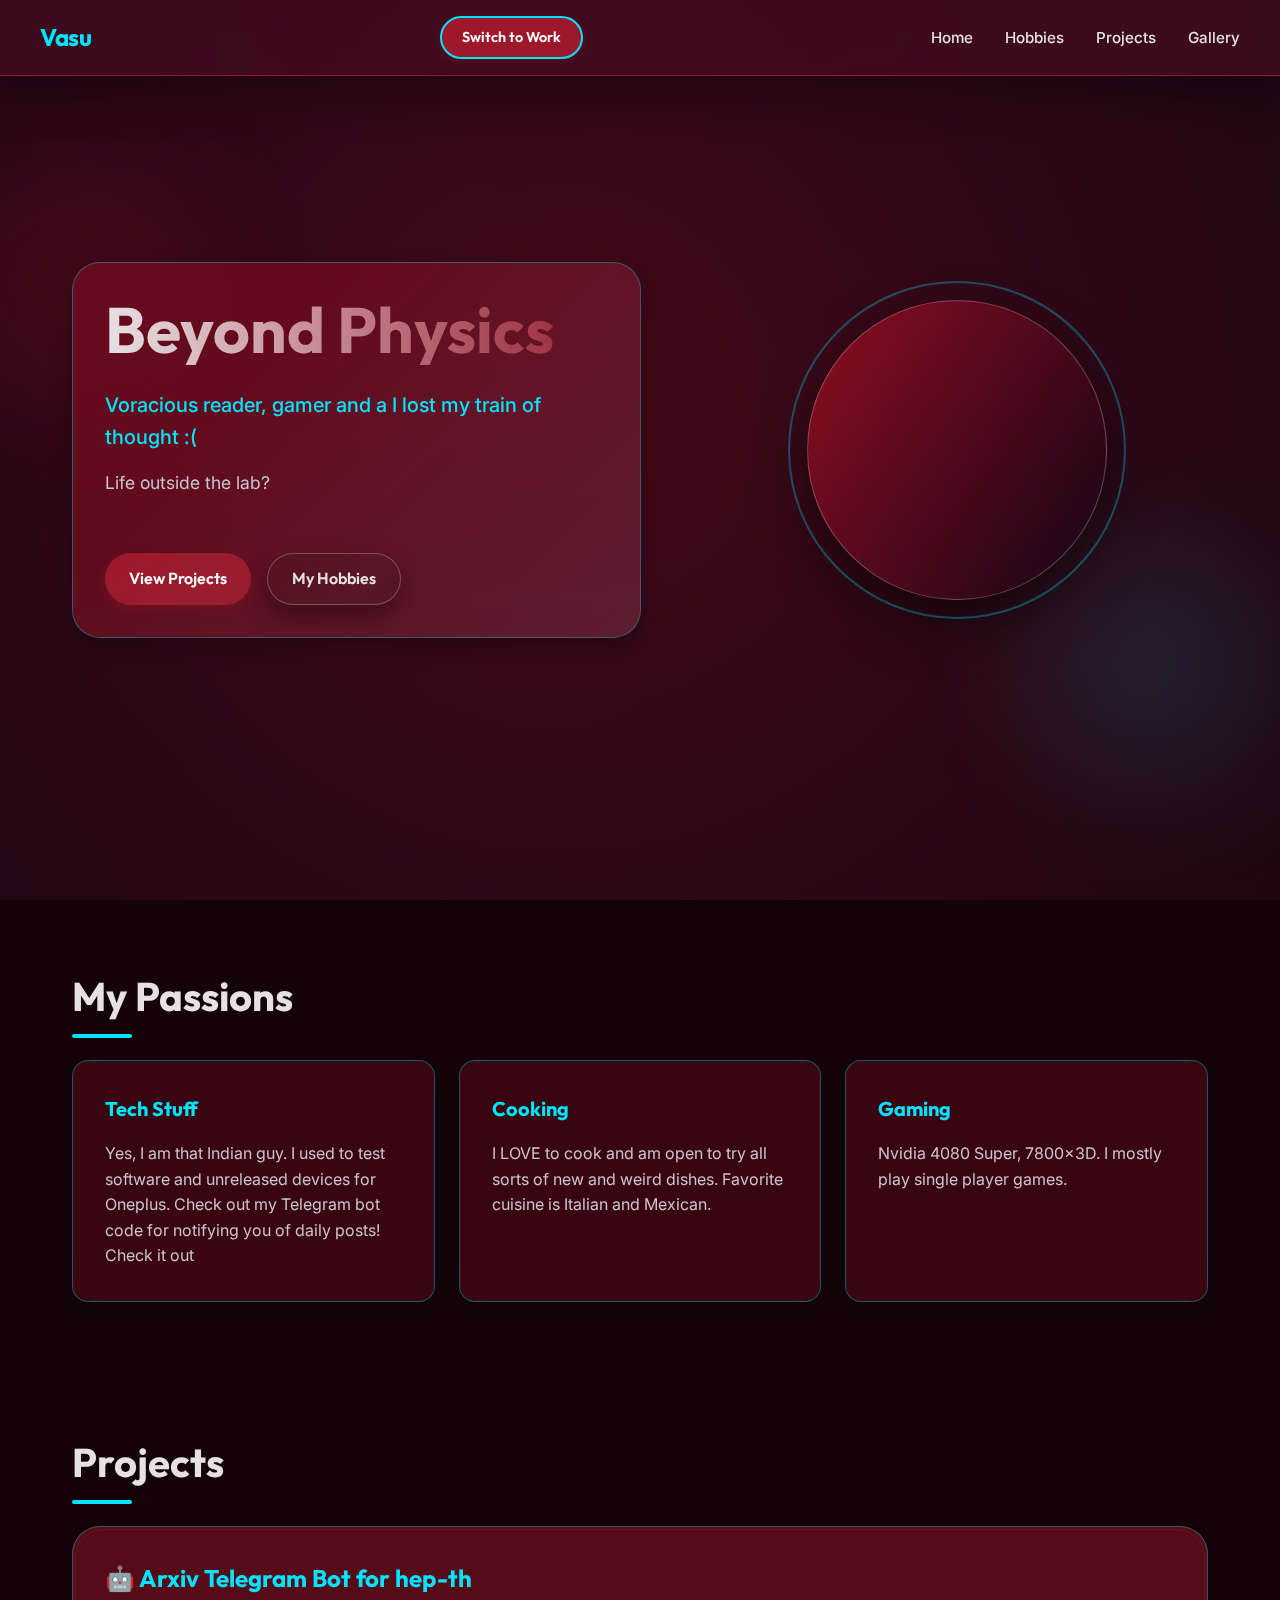
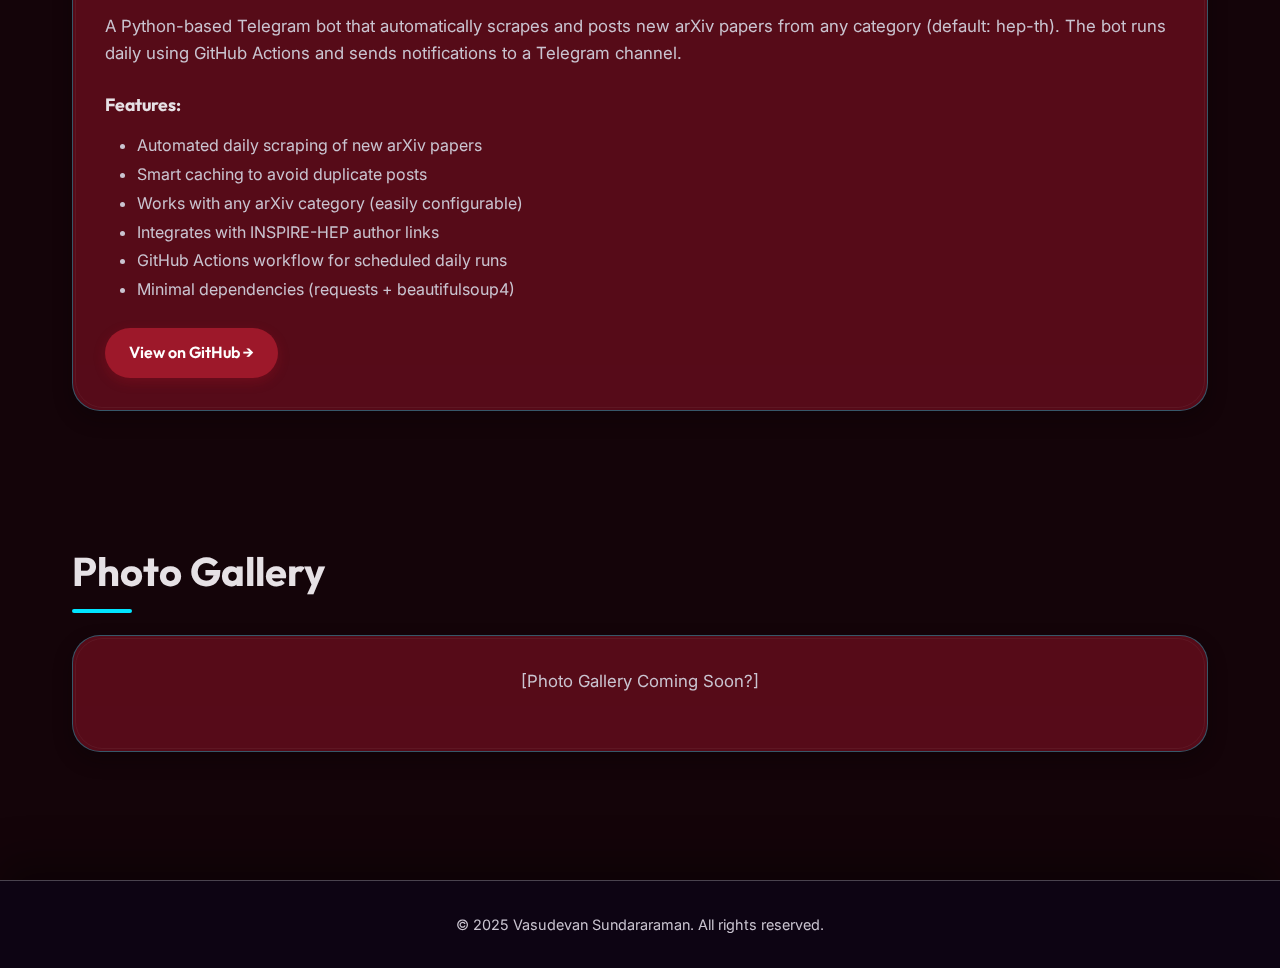
<file: personal.html>
<!DOCTYPE html>
<html lang="en">

<head>
    <meta charset="UTF-8">
    <meta name="viewport" content="width=device-width, initial-scale=1.0">
    <title>Vasu | Personal</title>
    <meta name="description" content="Personal interests and hobbies of Vasudevan Sundararaman.">
    <link rel="icon" type="image/jpeg" href="favicon.jpg">

    <!-- Google Fonts -->
    <link rel="preconnect" href="https://fonts.googleapis.com">
    <link rel="preconnect" href="https://fonts.gstatic.com" crossorigin>
    <link
        href="https://fonts.googleapis.com/css2?family=Inter:wght@300;400;500;600&family=Outfit:wght@400;500;700&display=swap"
        rel="stylesheet">

    <!-- Styles -->
    <link rel="stylesheet" href="styles.css">
</head>

<body class="theme-personal">
    <header class="site-header">
        <nav class="navbar">
            <a href="index.html" class="logo">Vasu</a>
            <a href="index.html" class="theme-toggle-btn">Switch to Work</a>
            <button class="mobile-menu-btn" aria-label="Toggle navigation">
                <span class="bar"></span>
                <span class="bar"></span>
                <span class="bar"></span>
            </button>
            <ul class="nav-links">
                <li><a href="#home">Home</a></li>
                <li><a href="#hobbies">Hobbies</a></li>
                <li><a href="#projects">Projects</a></li>
                <li><a href="#gallery">Gallery</a></li>
            </ul>
        </nav>
    </header>

    <main>
        <!-- Personal Hero -->
        <section id="home" class="hero-section">
            <div class="hero-content">
                <h1 class="hero-title">Beyond Physics</h1>
                <p class="hero-subtitle">Voracious reader, gamer and a I lost my train of thought :( </p>
                <p class="hero-university">Life outside the lab?</p>
                <div class="hero-actions">
                    <a href="#projects" class="btn btn-primary">View Projects</a>
                    <a href="#hobbies" class="btn btn-outlined">My Hobbies</a>
                </div>
            </div>
            <div class="hero-visual">
                <div class="visual-circle"></div>
            </div>
        </section>

        <!-- Hobbies Section -->
        <section id="hobbies" class="section-container">
            <h2 class="section-title">My Passions</h2>
            <div class="research-grid">
                <div class="research-card">
                    <h3>Tech Stuff</h3>
                    <p>Yes, I am that Indian guy. I used to test software and unreleased devices for Oneplus. Check out
                        my Telegram bot code for notifying you of daily posts! Check it out </p>
                </div>
                <div class="research-card">
                    <h3>Cooking</h3>
                    <p>I LOVE to cook and am open to try all sorts of new and weird dishes. Favorite cuisine is Italian
                        and Mexican.</p>
                </div>
                <div class="research-card">
                    <h3>Gaming</h3>
                    <p>Nvidia 4080 Super, 7800x3D. I mostly play single player games.</p>
                </div>
            </div>
        </section>

        <!-- Projects Section -->
        <section id="projects" class="section-container">
            <h2 class="section-title">Projects</h2>
            <div class="about-card">
                <h3 style="color: var(--color-secondary); font-size: 1.5rem; margin-bottom: 1rem;">
                    🤖 Arxiv Telegram Bot for hep-th
                </h3>
                <p class="about-text">
                    A Python-based Telegram bot that automatically scrapes and posts new arXiv papers from any category
                    (default: hep-th).
                    The bot runs daily using GitHub Actions and sends notifications to a Telegram channel.
                </p>
                <div style="margin: 1.5rem 0;">
                    <h4 style="color: var(--color-text-primary); font-size: 1.1rem; margin-bottom: 0.75rem;">Features:
                    </h4>
                    <ul
                        style="list-style: disc; margin-left: 2rem; color: var(--color-text-secondary); line-height: 1.8;">
                        <li>Automated daily scraping of new arXiv papers</li>
                        <li>Smart caching to avoid duplicate posts</li>
                        <li>Works with any arXiv category (easily configurable)</li>
                        <li>Integrates with INSPIRE-HEP author links</li>
                        <li>GitHub Actions workflow for scheduled daily runs</li>
                        <li>Minimal dependencies (requests + beautifulsoup4)</li>
                    </ul>
                </div>
                <div style="margin-top: 1.5rem;">
                    <a href="https://github.com/vasu17/Arxiv-Bot-for-hepth" target="_blank" rel="noopener noreferrer"
                        class="btn btn-primary">
                        View on GitHub →
                    </a>
                </div>
            </div>
        </section>

        <!-- Gallery Section Placeholder -->
        <section id="gallery" class="section-container">
            <h2 class="section-title">Photo Gallery</h2>
            <div class="about-card">
                <p class="about-text" style="text-align: center;">
                    [Photo Gallery Coming Soon?]
                </p>
            </div>
        </section>
    </main>

    <footer class="site-footer">
        <p>&copy; 2025 Vasudevan Sundararaman. All rights reserved.</p>
    </footer>
</body>

</html>
</file>
<file: styles.css>
/* Design Tokens */
:root {
    /* Core Colors */
    --color-background: #0c0515;
    --color-surface: #25133D;
    --color-surface-variant: #321A52;
    --color-primary: #7514C7;
    --color-primary-container: #580F96;
    --color-on-primary: #FFFFFF;
    --color-secondary: #D4AF37;
    /* Gold */
    --color-on-secondary: #1A0B2E;
    --color-text-primary: #E6E1E5;
    --color-text-secondary: #CAC4D0;

    /* Glassmorphism Tokens */
    --glass-surface: rgba(34, 16, 58, 0.55);
    --glass-surface-strong: rgba(44, 20, 74, 0.7);
    --glass-highlight: rgba(255, 255, 255, 0.08);
    --glass-border: rgba(255, 255, 255, 0.25);
    --glass-border-strong: rgba(212, 175, 55, 0.45);
    --glass-shadow: 0 25px 60px rgba(5, 0, 15, 0.55);
    --box-border-color: rgba(212, 175, 55, 0.35);
    --box-shadow-soft: 0 8px 18px rgba(5, 0, 15, 0.35);
    --box-shadow-hover: 0 16px 28px rgba(5, 0, 15, 0.45);

    /* Accent Variants */
    --gradient-accent-1: rgba(117, 20, 199, 0.25);
    --gradient-accent-2: rgba(212, 175, 55, 0.18);
    --accent-overlay: rgba(117, 20, 199, 0.85);
    --accent-surface-hover: rgba(88, 15, 150, 0.55);
    --accent-glow-strong: rgba(117, 20, 199, 0.55);
    --accent-shadow: rgba(117, 20, 199, 0.3);
    --accent-shadow-strong: rgba(117, 20, 199, 0.45);
    --secondary-glow: rgba(212, 175, 55, 0.2);

    /* Typography */
    --font-display: 'Outfit', sans-serif;
    --font-body: 'Inter', sans-serif;

    /* Spacing & Layout */
    --spacing-xs: 0.5rem;
    --spacing-sm: 1rem;
    --spacing-md: 1.5rem;
    --spacing-lg: 2rem;
    --spacing-xl: 4rem;

    /* Shapes */
    --radius-sm: 8px;
    --radius-md: 16px;
    --radius-lg: 28px;
    --radius-full: 9999px;

    /* Transitions */
    --transition-default: all 0.3s cubic-bezier(0.2, 0.0, 0, 1.0);
    --transition-theme: background-color 0.8s ease, color 0.8s ease, border-color 0.8s ease, box-shadow 0.8s ease;
}

/* Personal Theme Variables */
body.theme-personal {
    --color-background: #140409;
    /* Darker Burgundy */
    --color-surface: #2E0B15;
    /* Deep Burgundy */
    --color-surface-variant: #4A121D;
    --color-primary: #9d182a;
    /* Vibrant Red */
    --color-primary-container: #A61226;
    --color-on-primary: #FFFFFF;
    --color-secondary: #00E5FF;
    /* Cyan */
    --color-on-secondary: #2E0B15;
    --glass-surface: rgba(79, 9, 21, 0.6);
    --glass-surface-strong: rgba(109, 15, 31, 0.72);
    --glass-highlight: rgba(0, 229, 255, 0.12);
    --glass-border-strong: rgba(0, 229, 255, 0.55);
    --gradient-accent-1: rgba(166, 18, 38, 0.35);
    --gradient-accent-2: rgba(0, 229, 255, 0.2);
    --accent-overlay: rgba(166, 18, 38, 0.85);
    --accent-surface-hover: rgba(166, 18, 38, 0.55);
    --accent-glow-strong: rgba(166, 18, 38, 0.75);
    --accent-shadow: rgba(166, 18, 38, 0.3);
    --accent-shadow-strong: rgba(166, 18, 38, 0.5);
    --secondary-glow: rgba(0, 229, 255, 0.25);
    --box-border-color: rgba(0, 229, 255, 0.35);
    --box-shadow-soft: 0 8px 18px rgba(10, 0, 5, 0.35);
    --box-shadow-hover: 0 16px 28px rgba(10, 0, 5, 0.45);
}

/* Reset & Base */
* {
    margin: 0;
    padding: 0;
    box-sizing: border-box;
}

body {
    background-color: var(--color-background);
    background-image:
        radial-gradient(circle at 20% 20%, var(--gradient-accent-1), transparent 45%),
        radial-gradient(circle at 80% 0%, var(--gradient-accent-2), transparent 40%),
        linear-gradient(135deg, rgba(12, 5, 21, 0.95), rgba(12, 5, 21, 0.6));
    background-attachment: fixed;
    background-size: 220% 220%, 260% 260%, 100% 100%;
    animation: auroraWave 32s ease-in-out infinite;
    color: var(--color-text-primary);
    font-family: var(--font-body);
    line-height: 1.6;
    overflow-x: hidden;
    transition: var(--transition-theme);
    position: relative;
    min-height: 100vh;
}

body::before,
body::after {
    content: '';
    position: fixed;
    width: 380px;
    height: 380px;
    background: radial-gradient(circle, var(--gradient-accent-1), transparent 70%);
    filter: blur(60px);
    opacity: 0.8;
    z-index: 0;
    pointer-events: none;
}

body::before {
    top: 10vh;
    left: -10vw;
}

body::after {
    bottom: 5vh;
    right: -5vw;
    background: radial-gradient(circle, var(--gradient-accent-2), transparent 70%);
}

body::before,
body::after {
    animation: floatGlow 18s ease-in-out infinite;
}

@keyframes auroraWave {
    0% {
        background-position: 0% 0%, 50% 50%, 0% 0%;
    }

    50% {
        background-position: 60% 40%, 30% 70%, 100% 100%;
    }

    100% {
        background-position: 0% 0%, 50% 50%, 0% 0%;
    }
}

@keyframes floatGlow {
    0% {
        transform: translate3d(0, 0, 0) scale(1);
        opacity: 0.65;
    }

    50% {
        transform: translate3d(20px, -30px, 0) scale(1.05);
        opacity: 0.85;
    }

    100% {
        transform: translate3d(0, 0, 0) scale(1);
        opacity: 0.65;
    }
}

main {
    position: relative;
    z-index: 1;
    isolation: isolate;
}

a {
    text-decoration: none;
    color: inherit;
    transition: var(--transition-default);
}

ul {
    list-style: none;
}

/* Typography */
h1,
h2,
h3,
h4,
.logo {
    font-family: var(--font-display);
    font-weight: 700;
}

/* Header & Nav */
.site-header {
    position: fixed;
    top: 0;
    left: 0;
    right: 0;
    padding: var(--spacing-sm) var(--spacing-lg);
    background: var(--glass-surface);
    backdrop-filter: blur(18px) saturate(160%);
    -webkit-backdrop-filter: blur(18px) saturate(160%);
    z-index: 1000;
    display: flex;
    justify-content: center;
    border-bottom: 1px solid var(--glass-border-strong);
    box-shadow: 0 20px 40px rgba(5, 0, 15, 0.35);
    transition: background 0.8s ease, border-color 0.8s ease;
}

body.theme-personal .site-header {
    background: rgba(61, 15, 31, 0.72);
    border-bottom-color: var(--color-primary);
    padding: var(--spacing-sm) var(--spacing-lg);
}

body.menu-open {
    overflow: hidden;
}

.nav-overlay {
    position: fixed;
    inset: 0;
    background: rgba(5, 0, 15, 0.65);
    backdrop-filter: blur(18px);
    -webkit-backdrop-filter: blur(18px);
    opacity: 0;
    visibility: hidden;
    transition: opacity 0.4s ease, visibility 0.4s ease;
    z-index: 900;
}

.nav-overlay.active {
    opacity: 1;
    visibility: visible;
}

.navbar {
    width: 100%;
    max-width: 1200px;
    display: flex;
    justify-content: space-between;
    align-items: center;
}

.logo {
    font-size: 1.5rem;
    color: var(--color-secondary);
    letter-spacing: -0.02em;
    transition: color 0.8s ease;
}

.theme-toggle-btn {
    padding: 0.5rem 1.25rem;
    background-color: var(--color-primary);
    color: var(--color-on-primary);
    border: 2px solid var(--color-secondary);
    border-radius: var(--radius-full);
    font-family: var(--font-display);
    font-weight: 600;
    font-size: 0.9rem;
    cursor: pointer;
    transition: var(--transition-default);
    box-shadow: 0 2px 8px var(--accent-shadow);
}

.theme-toggle-btn:hover {
    background-color: var(--color-primary-container);
    transform: translateY(-2px);
    box-shadow: 0 4px 12px var(--accent-shadow-strong);
    border-color: var(--color-on-primary);
}

.theme-toggle-btn:active {
    transform: translateY(0);
}

.nav-links {
    display: flex;
    gap: var(--spacing-lg);
    list-style: none;
}

.nav-links a {
    color: var(--color-text-primary);
    font-weight: 500;
    font-size: 0.95rem;
    position: relative;
    transition: var(--transition-default);
}

.nav-links a:hover {
    color: var(--color-secondary);
}

.nav-links a::after {
    content: '';
    position: absolute;
    bottom: -4px;
    left: 0;
    width: 0;
    height: 2px;
    background-color: var(--color-secondary);
    transition: width 0.3s ease;
}

.nav-links a:hover::after {
    width: 100%;
}

.mobile-menu-btn {
    display: none;
    flex-direction: column;
    gap: 4px;
    background: var(--glass-surface);
    border: 1px solid var(--glass-border);
    cursor: pointer;
    padding: 0.4rem;
    border-radius: var(--radius-full);
    box-shadow: 0 15px 30px rgba(0, 0, 0, 0.35);
    backdrop-filter: blur(14px);
    -webkit-backdrop-filter: blur(14px);
    transition: var(--transition-default);
}

.mobile-menu-btn .bar {
    width: 25px;
    height: 3px;
    background-color: var(--color-secondary);
    border-radius: 2px;
    transition: var(--transition-default);
}

.mobile-menu-btn.active .bar:nth-child(1) {
    transform: translateY(7px) rotate(45deg);
}

.mobile-menu-btn.active .bar:nth-child(2) {
    opacity: 0;
}

.mobile-menu-btn.active .bar:nth-child(3) {
    transform: translateY(-7px) rotate(-45deg);
}

/* Hero Section */
.hero-section {
    min-height: 100vh;
    display: flex;
    align-items: center;
    justify-content: space-between;
    padding: var(--spacing-xl) var(--spacing-lg);
    max-width: 1200px;
    margin: 0 auto;
    gap: var(--spacing-xl);
    position: relative;
    z-index: 1;
}

.hero-content {
    flex: 1;
    display: flex;
    flex-direction: column;
    gap: var(--spacing-sm);
    background: var(--glass-surface-strong);
    border-radius: var(--radius-lg);
    padding: var(--spacing-lg);
    border: 1px solid var(--box-border-color);
    box-shadow: var(--box-shadow-soft);
    backdrop-filter: blur(22px) saturate(150%);
    -webkit-backdrop-filter: blur(22px) saturate(150%);
    position: relative;
    overflow: hidden;
}

.hero-content::before {
    content: '';
    position: absolute;
    inset: 0;
    background: linear-gradient(135deg, transparent 30%, var(--glass-highlight));
    opacity: 0.7;
    pointer-events: none;
}

.hero-title {
    font-size: clamp(2.5rem, 5vw, 4.5rem);
    line-height: 1.1;
    background: linear-gradient(to right, var(--color-text-primary), var(--color-primary));
    -webkit-background-clip: text;
    background-clip: text;
    -webkit-text-fill-color: transparent;
    margin-bottom: var(--spacing-xs);
}

.hero-subtitle {
    font-size: 1.25rem;
    color: var(--color-secondary);
    font-weight: 500;
}

.hero-university {
    font-size: 1.1rem;
    color: var(--color-text-secondary);
    margin-bottom: var(--spacing-md);
}

.hero-actions {
    display: flex;
    gap: var(--spacing-sm);
    margin-top: var(--spacing-sm);
}

/* Buttons */
.btn {
    padding: 0.75rem 1.5rem;
    border-radius: var(--radius-full);
    font-weight: 600;
    font-family: var(--font-display);
    cursor: pointer;
    display: inline-flex;
    align-items: center;
    justify-content: center;
    transition: var(--transition-default);
}

.btn-primary {
    background-color: var(--color-primary);
    color: var(--color-on-primary);
    box-shadow: 0 4px 12px var(--accent-shadow);
}

.btn-primary:hover {
    background-color: var(--color-primary-container);
    transform: translateY(-2px);
    box-shadow: 0 6px 16px var(--accent-shadow-strong);
}

.btn-outlined {
    border: 1px solid var(--glass-border);
    color: var(--color-text-primary);
    background: rgba(0, 0, 0, 0.15);
    box-shadow: 0 12px 26px rgba(0, 0, 0, 0.35);
    backdrop-filter: blur(12px);
    -webkit-backdrop-filter: blur(12px);
}

.btn-outlined:hover {
    background: var(--secondary-glow);
    border-color: var(--glass-border-strong);
}

/* Visual Element */
.hero-visual {
    flex: 1;
    display: flex;
    justify-content: center;
    align-items: center;
}

.visual-circle {
    width: 300px;
    height: 300px;
    border-radius: 50%;
    background: linear-gradient(125deg, var(--accent-glow-strong), rgba(12, 5, 21, 0.8));
    box-shadow: 0 25px 50px rgba(0, 0, 0, 0.5);
    position: relative;
    display: flex;
    justify-content: center;
    align-items: center;
    border: 1px solid var(--glass-border);
    backdrop-filter: blur(16px) saturate(140%);
    -webkit-backdrop-filter: blur(16px) saturate(140%);
}

.visual-text {
    font-family: var(--font-display);
    font-size: 12rem;
    font-weight: 700;
    color: var(--color-secondary);
    text-shadow: 0 4px 20px rgba(0, 0, 0, 0.4);
    z-index: 2;
    line-height: 1;
    padding-bottom: 20px;
    user-select: none;
}

.visual-circle::after {
    content: '';
    position: absolute;
    inset: -20px;
    border-radius: 50%;
    border: 2px solid var(--color-secondary);
    opacity: 0.3;
    animation: pulse 4s infinite;
}

@keyframes pulse {
    0% {
        transform: scale(1);
        opacity: 0.3;
    }

    50% {
        transform: scale(1.05);
        opacity: 0.1;
    }

    100% {
        transform: scale(1);
        opacity: 0.3;
    }
}

/* Sections */
.section-container {
    padding: var(--spacing-xl) var(--spacing-lg);
    max-width: 1200px;
    margin: 0 auto;
    position: relative;
    z-index: 1;
}

.section-title {
    font-size: 2.5rem;
    margin-bottom: var(--spacing-lg);
    color: var(--color-text-primary);
    position: relative;
    display: inline-block;
}

.section-title::after {
    content: '';
    position: absolute;
    left: 0;
    bottom: -10px;
    width: 60px;
    height: 4px;
    background-color: var(--color-secondary);
    border-radius: var(--radius-full);
}

/* About Section */
.about-card {
    background: var(--glass-surface-strong);
    padding: var(--spacing-lg);
    border-radius: var(--radius-lg);
    border: 1px solid var(--box-border-color);
    box-shadow: var(--box-shadow-soft);
    backdrop-filter: blur(20px) saturate(160%);
    -webkit-backdrop-filter: blur(20px) saturate(160%);
    position: relative;
    overflow: hidden;
}

.about-card::after {
    content: '';
    position: absolute;
    inset: 2px;
    border-radius: inherit;
    border: 1px solid rgba(255, 255, 255, 0.05);
    pointer-events: none;
}

.about-text {
    color: var(--color-text-secondary);
    margin-bottom: var(--spacing-md);
    font-size: 1.05rem;
}

/* Research Section */
.research-grid {
    display: grid;
    grid-template-columns: repeat(auto-fit, minmax(300px, 1fr));
    gap: var(--spacing-md);
}

.research-card {
    background: var(--glass-surface);
    padding: var(--spacing-lg);
    border-radius: var(--radius-md);
    border: 1px solid var(--box-border-color);
    transition: var(--transition-default);
    box-shadow: var(--box-shadow-soft);
    backdrop-filter: blur(18px) saturate(140%);
    -webkit-backdrop-filter: blur(18px) saturate(140%);
}

.research-card:hover {
    transform: translateY(-5px);
    border-color: var(--color-secondary);
    box-shadow: var(--box-shadow-hover);
}

.research-card h3 {
    color: var(--color-secondary);
    margin-bottom: var(--spacing-sm);
    font-size: 1.25rem;
}

.research-card p {
    color: var(--color-text-secondary);
}

/* Contact Section */
.contact-links {
    display: flex;
    flex-wrap: wrap;
    gap: var(--spacing-md);
}

.contact-item {
    display: flex;
    align-items: center;
    gap: var(--spacing-sm);
    padding: var(--spacing-sm) var(--spacing-md);
    background: var(--glass-surface);
    border-radius: var(--radius-full);
    color: var(--color-text-primary);
    border: 1px solid var(--box-border-color);
    backdrop-filter: blur(16px) saturate(140%);
    -webkit-backdrop-filter: blur(16px) saturate(140%);
    box-shadow: var(--box-shadow-soft);
}

.contact-item:hover {
    background-color: var(--accent-overlay);
    color: var(--color-on-primary);
    border-color: var(--color-secondary);
    box-shadow: var(--box-shadow-hover);
}

.contact-item .icon {
    width: 24px !important;
    height: 24px !important;
    object-fit: contain;
    filter: invert(1);
    flex-shrink: 0;
    display: block;
}

.contact-item img[alt="Email"],
.contact-item img[alt="GitHub"] {
    transform: scale(0.85);
}

/* Footer */
.site-footer {
    padding: var(--spacing-lg);
    text-align: center;
    color: var(--color-text-secondary);
    font-size: 0.9rem;
    margin-top: var(--spacing-xl);
    border-top: 1px solid var(--glass-border);
    box-shadow: 0 -20px 40px rgba(0, 0, 0, 0.35);
    background: rgba(12, 5, 21, 0.85);
    backdrop-filter: blur(12px);
    -webkit-backdrop-filter: blur(12px);
    position: relative;
    z-index: 1;
}

/* Subsections */
.subsection {
    margin-top: var(--spacing-lg);
    border-top: 1px solid rgba(255, 255, 255, 0.1);
    padding-top: var(--spacing-md);
}

.subsection-title {
    font-size: 1.5rem;
    color: var(--color-text-primary);
    margin-bottom: var(--spacing-md);
}

.text-link {
    color: var(--color-secondary);
    text-decoration: underline;
    text-underline-offset: 4px;
}

.text-link:hover {
    color: var(--color-primary);
}

.video-grid {
    display: grid;
    grid-template-columns: repeat(auto-fit, minmax(300px, 1fr));
    gap: var(--spacing-md);
    margin-top: var(--spacing-md);
}

.video-card {
    display: block;
    background: var(--glass-surface);
    border-radius: var(--radius-md);
    overflow: hidden;
    transition: var(--transition-default);
    border: 1px solid var(--box-border-color);
    box-shadow: var(--box-shadow-soft);
    backdrop-filter: blur(18px) saturate(150%);
    -webkit-backdrop-filter: blur(18px) saturate(150%);
}

.video-card:hover {
    transform: translateY(-4px);
    border-color: var(--color-secondary);
    box-shadow: var(--box-shadow-hover);
}

.video-thumbnail {
    position: relative;
    aspect-ratio: 16 / 9;
    background-color: #000;
}

.video-thumbnail img {
    width: 100%;
    height: 100%;
    object-fit: cover;
    opacity: 0.8;
    transition: var(--transition-default);
}

.video-card:hover .video-thumbnail img {
    opacity: 1;
}

.play-button {
    position: absolute;
    top: 50%;
    left: 50%;
    transform: translate(-50%, -50%);
    width: 50px;
    height: 50px;
    background-color: rgba(0, 0, 0, 0.7);
    border-radius: 50%;
    display: flex;
    align-items: center;
    justify-content: center;
    color: #fff;
    font-size: 1.5rem;
    border: 2px solid #fff;
    transition: var(--transition-default);
}

.video-card:hover .play-button {
    background-color: var(--color-primary);
    border-color: var(--color-primary);
    transform: translate(-50%, -50%) scale(1.1);
}

.video-title {
    padding: var(--spacing-sm) var(--spacing-md);
    color: var(--color-text-primary);
    font-weight: 500;
}

/* Grants Section */
.grants-list {
    display: flex;
    flex-direction: column;
    gap: var(--spacing-md);
}

.grant-item {
    display: grid;
    grid-template-columns: 180px 1fr;
    gap: var(--spacing-md);
    padding: var(--spacing-md);
    background: var(--glass-surface);
    border-radius: var(--radius-md);
    border: 1px solid var(--box-border-color);
    transition: var(--transition-default);
    box-shadow: var(--box-shadow-soft);
    backdrop-filter: blur(16px) saturate(140%);
    -webkit-backdrop-filter: blur(16px) saturate(140%);
}

.grant-item:hover {
    background-color: var(--accent-surface-hover);
    border-color: var(--color-secondary);
    transform: translateX(6px);
    box-shadow: var(--box-shadow-hover);
}

.grant-date {
    font-family: var(--font-display);
    font-weight: 600;
    color: var(--color-on-primary);
    background-color: var(--color-primary);
    border: 2px solid var(--color-secondary);
    border-radius: var(--radius-full);
    padding: 0.25rem 1rem;
    display: inline-flex;
    align-items: center;
    justify-content: center;
    height: fit-content;
    white-space: nowrap;
    font-size: 0.9rem;
}

.grant-content {
    display: flex;
    flex-direction: column;
    gap: 4px;
}

.grant-title {
    font-size: 1.1rem;
    color: var(--color-text-primary);
    font-weight: 600;
}

.grant-content p {
    color: var(--color-text-secondary);
    font-size: 0.95rem;
}

/* Responsive */
@media (max-width: 768px) {
    .mobile-menu-btn {
        display: flex;
        z-index: 1001;
    }

    .nav-links {
        position: fixed;
        top: 0;
        right: -100%;
        height: 100vh;
        width: 70%;
        background: var(--glass-surface);
        flex-direction: column;
        padding: var(--spacing-xl) var(--spacing-lg);
        transition: var(--transition-default);
        box-shadow: -5px 0 20px rgba(0, 0, 0, 0.5);
        backdrop-filter: blur(18px) saturate(140%);
        -webkit-backdrop-filter: blur(18px) saturate(140%);
        z-index: 950;
        border-left: 1px solid var(--glass-border);
    }

    .nav-links.active {
        right: 0;
    }

    .hero-section {
        flex-direction: column-reverse;
        text-align: center;
        padding-top: 120px;
    }

    .hero-actions {
        justify-content: center;
    }

    .section-title::after {
        left: 50%;
        transform: translateX(-50%);
    }

    .section-title {
        display: block;
        text-align: center;
    }
}

@media (max-width: 600px) {
    .grant-item {
        grid-template-columns: 1fr;
        gap: var(--spacing-xs);
    }

    .grant-date {
        font-size: 0.85rem;
        align-self: flex-start;
    }
}
</file>
